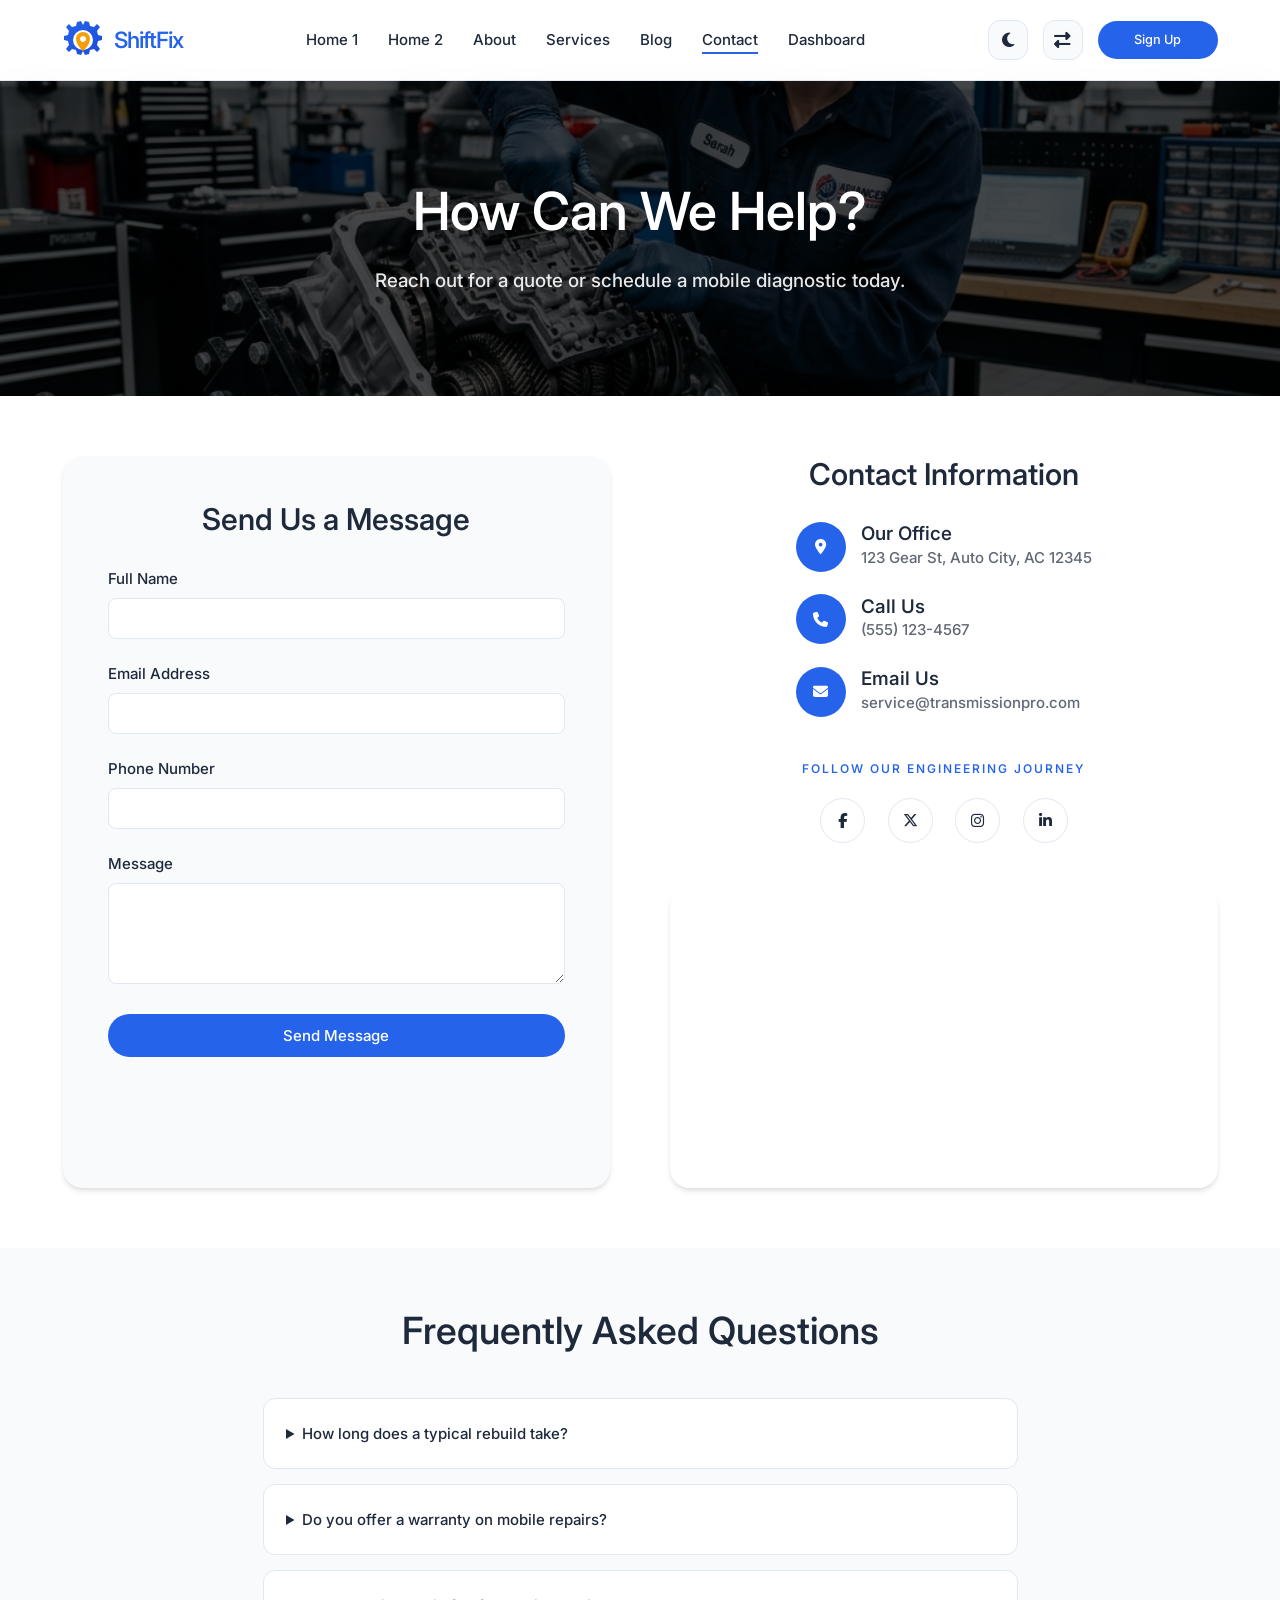
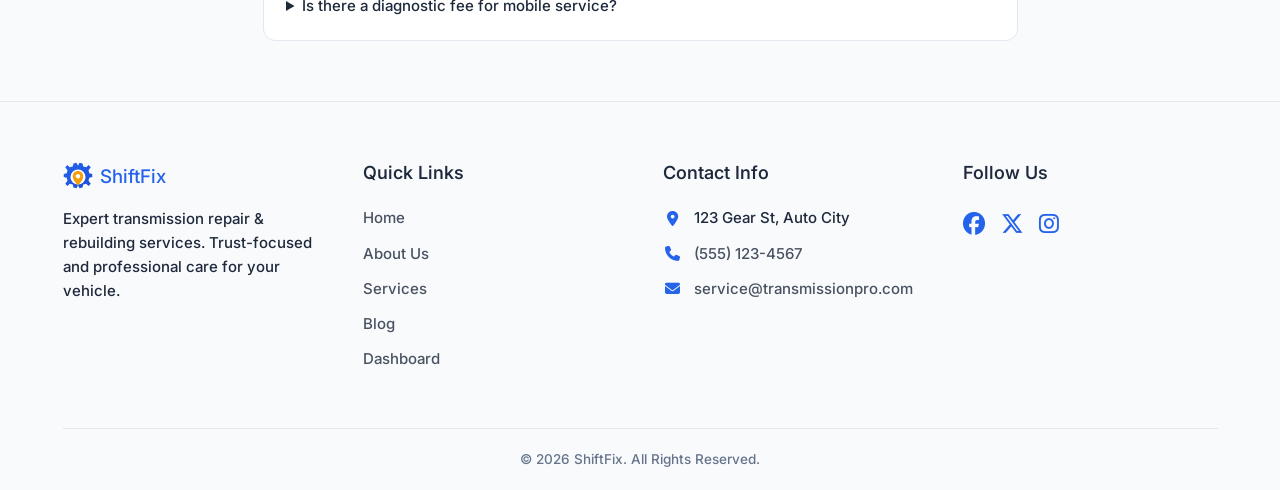
<file: contact.html>
<!DOCTYPE html>
<html lang="en" dir="ltr">
<head>
    <meta charset="UTF-8">
    <meta name="viewport" content="width=device-width, initial-scale=1.0">
    <title>Contact ShiftFix | Expert Support</title>
    <meta name="description" content="Get in touch with our transmission experts. Mobile service appointments, quotes, and technical support.">
    <!-- Fonts -->
    <link rel="preconnect" href="https://fonts.googleapis.com">
    <link rel="preconnect" href="https://fonts.gstatic.com" crossorigin>
    <link href="https://fonts.googleapis.com/css2?family=Inter:wght@400;500;600;700&display=swap" rel="stylesheet">
    <!-- Icons -->
    <link rel="stylesheet" href="https://cdnjs.cloudflare.com/ajax/libs/font-awesome/6.5.1/css/all.min.css">
    <!-- Styles -->
    <link rel="icon" type="image/svg+xml" href="assets/shiftfix_logo.svg">
    <link rel="stylesheet" href="css/style.css">
</head>
<body>
    <header id="main-header"></header>

    <main>
        <!-- Contact Hero -->
        <section style="background: linear-gradient(rgba(0,0,0,0.7), rgba(0,0,0,0.7)), url('assets/transmission_hero_classic.png') no-repeat center center / cover; color: white; padding: 100px 0; text-align: center;">
            <div class="container">
                <h1 style="font-size: 3.5rem;">How Can We Help?</h1>
                <p style="font-size: 1.25rem; opacity: 0.9;">Reach out for a quote or schedule a mobile diagnostic today.</p>
            </div>
        </section>

        <!-- Contact Section -->
        <section>
            <div class="container">
                <div style="display: grid; grid-template-columns: repeat(auto-fit, minmax(300px, 1fr)); gap: 4rem;">
                    <!-- Contact Form -->
                    <div style="background: var(--card-bg); padding: 3rem; border-radius: 20px; box-shadow: var(--shadow);">
                        <h2 style="margin-bottom: 2rem; text-align: center;">Send Us a Message</h2>
                        <form id="contact-form" style="display: grid; gap: 1.5rem;">
                            <div>
                                <label style="display: block; margin-bottom: 0.5rem; font-weight: 600;">Full Name</label>
                                <input type="text" required style="width: 100%; padding: 0.8rem; border-radius: 8px; border: 1px solid var(--border-color); background: var(--bg-color); color: inherit;">
                            </div>
                            <div>
                                <label style="display: block; margin-bottom: 0.5rem; font-weight: 600;">Email Address</label>
                                <input type="email" required style="width: 100%; padding: 0.8rem; border-radius: 8px; border: 1px solid var(--border-color); background: var(--bg-color); color: inherit;">
                            </div>
                            <div>
                                <label style="display: block; margin-bottom: 0.5rem; font-weight: 600;">Phone Number</label>
                                <input type="tel" style="width: 100%; padding: 0.8rem; border-radius: 8px; border: 1px solid var(--border-color); background: var(--bg-color); color: inherit;">
                            </div>
                            <div>
                                <label style="display: block; margin-bottom: 0.5rem; font-weight: 600;">Message</label>
                                <textarea rows="5" required style="width: 100%; padding: 0.8rem; border-radius: 8px; border: 1px solid var(--border-color); background: var(--bg-color); color: inherit; resize: vertical;"></textarea>
                            </div>
                            <button type="submit" class="btn btn-primary">Send Message</button>
                        </form>
                    </div>

                    <!-- Contact Details & Map -->
                    <div>
                        <div style="margin-bottom: 3rem;">
                            <h2 style="margin-bottom: 2rem; text-align: center;">Contact Information</h2>
                            <ul style="display: flex; flex-direction: column; gap: 1.5rem; align-items: flex-start; max-width: fit-content; margin: 0 auto;">
                                <li style="display: flex; gap: 1rem; align-items: center;">
                                    <div style="width: 50px; height: 50px; background: var(--primary-color); color: white; border-radius: 50%; display: flex; align-items: center; justify-content: center; flex-shrink: 0;">
                                        <i class="fas fa-map-marker-alt"></i>
                                    </div>
                                    <div>
                                        <h4 style="margin: 0;">Our Office</h4>
                                        <p style="margin: 0; opacity: 0.7;">123 Gear St, Auto City, AC 12345</p>
                                    </div>
                                </li>
                                <li style="display: flex; gap: 1rem; align-items: center;">
                                    <div style="width: 50px; height: 50px; background: var(--primary-color); color: white; border-radius: 50%; display: flex; align-items: center; justify-content: center; flex-shrink: 0;">
                                        <i class="fas fa-phone"></i>
                                    </div>
                                    <div>
                                        <h4 style="margin: 0;">Call Us</h4>
                                        <p style="margin: 0; opacity: 0.7;">(555) 123-4567</p>
                                    </div>
                                </li>
                                <li style="display: flex; gap: 1rem; align-items: center;">
                                    <div style="width: 50px; height: 50px; background: var(--primary-color); color: white; border-radius: 50%; display: flex; align-items: center; justify-content: center; flex-shrink: 0;">
                                        <i class="fas fa-envelope"></i>
                                    </div>
                                    <div>
                                        <h4 style="margin: 0;">Email Us</h4>
                                        <p style="margin: 0; opacity: 0.7;">service@transmissionpro.com</p>
                                    </div>
                                </li>
                            </ul>
                        </div>

                        <!-- Social Media Links -->
                        <div style="margin-bottom: 3rem; text-align: center;">
                            <h4 style="margin-bottom: 1.5rem; text-transform: uppercase; font-size: 0.8rem; letter-spacing: 2px; color: var(--primary-color);">Follow Our Engineering Journey</h4>
                            <div style="display: flex; gap: 1.5rem; justify-content: center;">
                                <a href="#" style="width: 45px; height: 45px; background: var(--bg-color); border: 1px solid var(--border-color); border-radius: 50%; display: flex; align-items: center; justify-content: center; color: var(--text-color); transition: var(--transition);" class="card-hover">
                                    <i class="fab fa-facebook-f"></i>
                                </a>
                                <a href="#" style="width: 45px; height: 45px; background: var(--bg-color); border: 1px solid var(--border-color); border-radius: 50%; display: flex; align-items: center; justify-content: center; color: var(--text-color); transition: var(--transition);" class="card-hover">
                                    <i class="fab fa-x-twitter"></i>
                                </a>
                                <a href="#" style="width: 45px; height: 45px; background: var(--bg-color); border: 1px solid var(--border-color); border-radius: 50%; display: flex; align-items: center; justify-content: center; color: var(--text-color); transition: var(--transition);" class="card-hover">
                                    <i class="fab fa-instagram"></i>
                                </a>
                                <a href="#" style="width: 45px; height: 45px; background: var(--bg-color); border: 1px solid var(--border-color); border-radius: 50%; display: flex; align-items: center; justify-content: center; color: var(--text-color); transition: var(--transition);" class="card-hover">
                                    <i class="fab fa-linkedin-in"></i>
                                </a>
                            </div>
                        </div>

                        <div style="border-radius: 20px; overflow: hidden; box-shadow: var(--shadow); height: 300px;">
                            <iframe src="https://www.google.com/maps/embed?pb=!1m18!1m12!1m3!1d3022.215266923428!2d-73.9878441!3d40.7579787!2m3!1f0!2f0!3f0!3m2!1i1024!2i768!4f13.1!3m3!1m2!1s0x89c25855c6480299%3A0x55194ec5a1ae072e!2sTimes%20Square!5e0!3m2!1sen!2sus!4v1625000000000!5m2!1sen!2sus" width="100%" height="100%" style="border:0;" allowfullscreen="" loading="lazy"></iframe>
                        </div>
                    </div>
                </div>
            </div>
        </section>

        <!-- FAQ Section -->
        <section style="background-color: var(--card-bg);">
            <div class="container" style="max-width: 800px;">
                <div class="section-title">
                    <h2>Frequently Asked Questions</h2>
                </div>
                <div style="display: grid; gap: 1rem;">
                    <details style="background: var(--bg-color); padding: 1.5rem; border-radius: 12px; border: 1px solid var(--border-color);">
                        <summary style="font-weight: 700; cursor: pointer;">How long does a typical rebuild take?</summary>
                        <p style="margin-top: 1rem; opacity: 0.7;">Usually between 3 to 5 business days, depending on parts availability and the complexity of the unit.</p>
                    </details>
                    <details style="background: var(--bg-color); padding: 1.5rem; border-radius: 12px; border: 1px solid var(--border-color);">
                        <summary style="font-weight: 700; cursor: pointer;">Do you offer a warranty on mobile repairs?</summary>
                        <p style="margin-top: 1rem; opacity: 0.7;">Yes! All our repairs and rebuilds come with a minimum 12-month / 12,000-mile nationwide warranty.</p>
                    </details>
                    <details style="background: var(--bg-color); padding: 1.5rem; border-radius: 12px; border: 1px solid var(--border-color);">
                        <summary style="font-weight: 700; cursor: pointer;">Is there a diagnostic fee for mobile service?</summary>
                        <p style="margin-top: 1rem; opacity: 0.7;">We charge a standard $99 diagnostic fee which is fully credited toward your repair if you choose to work with us.</p>
                    </details>
                </div>
            </div>
        </section>
    </main>

    <footer id="main-footer"></footer>

    <!-- Scripts -->
    <script src="js/main.js"></script>
</body>
</html>
</file>
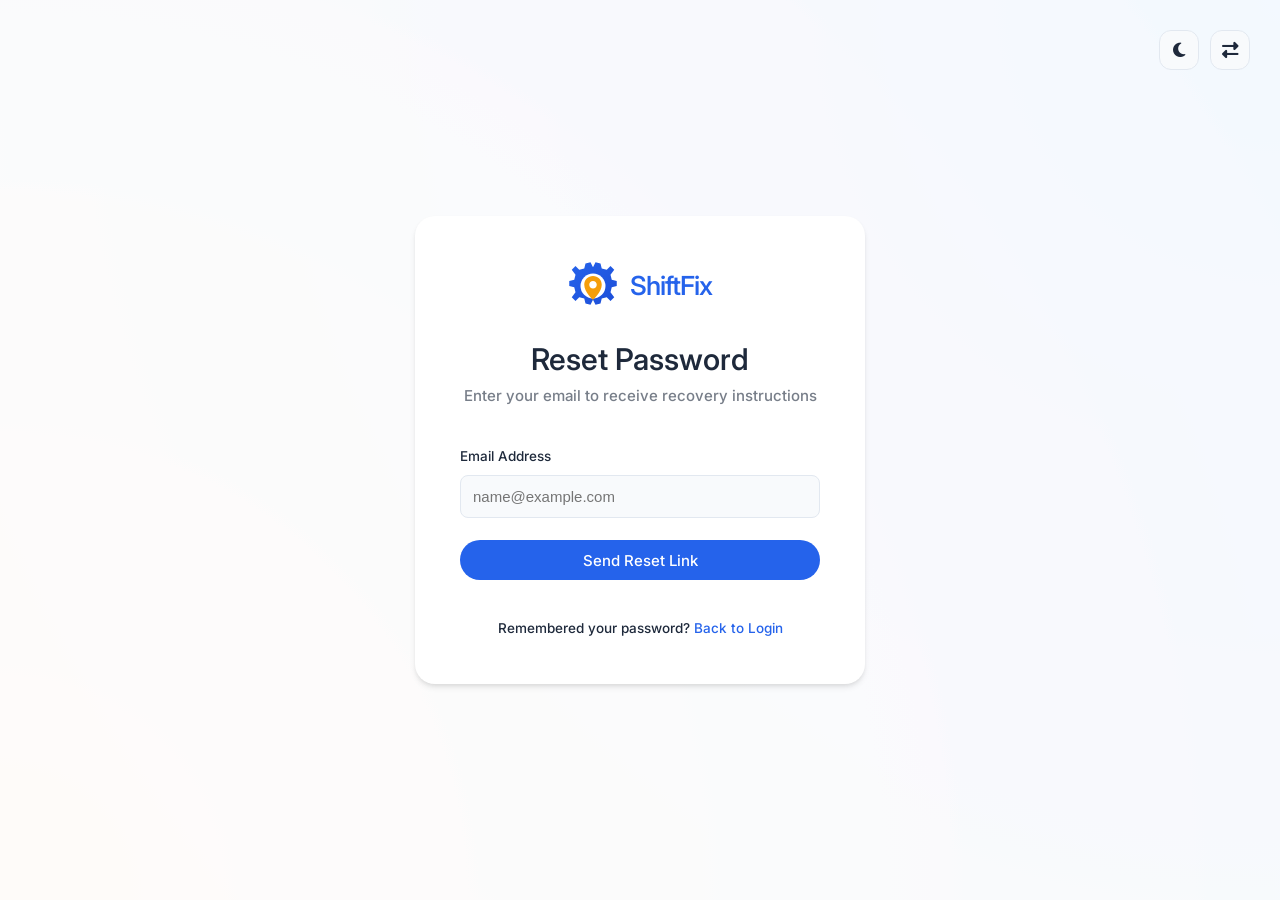
<file: forgot-password.html>
<!DOCTYPE html>
<html lang="en" dir="ltr">
<head>
    <meta charset="UTF-8">
    <meta name="viewport" content="width=device-width, initial-scale=1.0">
    <title>Forgot Password | ShiftFix Service</title>
    <!-- Fonts -->
    <link rel="preconnect" href="https://fonts.googleapis.com">
    <link rel="preconnect" href="https://fonts.gstatic.com" crossorigin>
    <link href="https://fonts.googleapis.com/css2?family=Inter:wght@400;500;600;700&display=swap" rel="stylesheet">
    <!-- Icons -->
    <link rel="stylesheet" href="https://cdnjs.cloudflare.com/ajax/libs/font-awesome/6.5.1/css/all.min.css">
    <!-- Styles -->
    <link rel="icon" type="image/svg+xml" href="assets/shiftfix_logo.svg">
    <link rel="stylesheet" href="css/style.css">
    <style>
        body {
            display: flex;
            align-items: center;
            justify-content: center;
            min-height: 100vh;
            background: radial-gradient(circle at top right, var(--primary-color), transparent),
                        radial-gradient(circle at bottom left, var(--secondary-color), transparent),
                        var(--card-bg);
            background-blend-mode: overlay;
            padding: 2rem;
            transition: var(--transition);
        }
        .auth-card {
            background: var(--bg-color);
            padding: 3rem;
            border-radius: 20px;
            box-shadow: var(--shadow);
            width: 100%;
            max-width: 450px;
            text-align: center;
            position: relative;
        }
        .input-group {
            text-align: left;
            margin-bottom: 1.5rem;
        }
        .input-group label {
            display: block;
            margin-bottom: 0.5rem;
            font-weight: 600;
            font-size: 0.9rem;
        }
        .input-group input {
            width: 100%;
            padding: 0.8rem;
            border-radius: 8px;
            border: 1px solid var(--border-color);
            background: var(--card-bg);
            color: inherit;
            font-size: 1rem;
        }
        .auth-toggles {
            position: fixed;
            top: 2rem;
            right: 2rem;
            display: flex;
            gap: 0.75rem;
            z-index: 1000;
        }
        @media (max-width: 480px) {
            .auth-toggles { top: 1rem; right: 1rem; }
        }
    </style>
</head>
<body>
    <div class="auth-toggles">
        <button onclick="toggleTheme()" class="toggle-btn theme-toggle" title="Toggle Theme"><i class="fas fa-moon"></i></button>
        <button onclick="toggleRTL()" class="toggle-btn" title="Toggle RTL"><i class="fas fa-right-left"></i></button>
    </div>
    <div class="auth-card">
        <div class="logo" style="margin-bottom: 2rem; display: flex; align-items: center; justify-content: center; gap: 0.75rem;">
            <a href="index.html" style="display: flex; align-items: center; gap: 0.75rem; text-decoration: none;">
                <img src="assets/shiftfix_logo.svg" alt="Logo" style="height: 50px;">
                <span style="font-size: 1.75rem; font-weight: 800; color: var(--primary-color); letter-spacing: -1px;">ShiftFix</span>
            </a>
        </div>
        <h2 style="margin-bottom: 0.5rem;">Reset Password</h2>
        <p style="opacity: 0.6; margin-bottom: 2.5rem;">Enter your email to receive recovery instructions</p>

        <form onsubmit="handleReset(event)">
            <div class="input-group">
                <label>Email Address</label>
                <input type="email" placeholder="name@example.com" required>
            </div>
            <button type="submit" class="btn btn-primary" style="width: 100%; padding: 0.7rem;">Send Reset Link</button>
        </form>

        <p style="margin-top: 2.5rem; font-size: 0.9rem;">
            Remembered your password? <a href="login.html" style="color: var(--primary-color); font-weight: 700;">Back to Login</a>
        </p>
    </div>

    <script src="js/main.js"></script>
    <script>
        function handleReset(e) {
            e.preventDefault();
            alert('Reset link has been sent to your email address.');
            window.location.href = 'login.html';
        }
    </script>
</body>
</html>
</file>
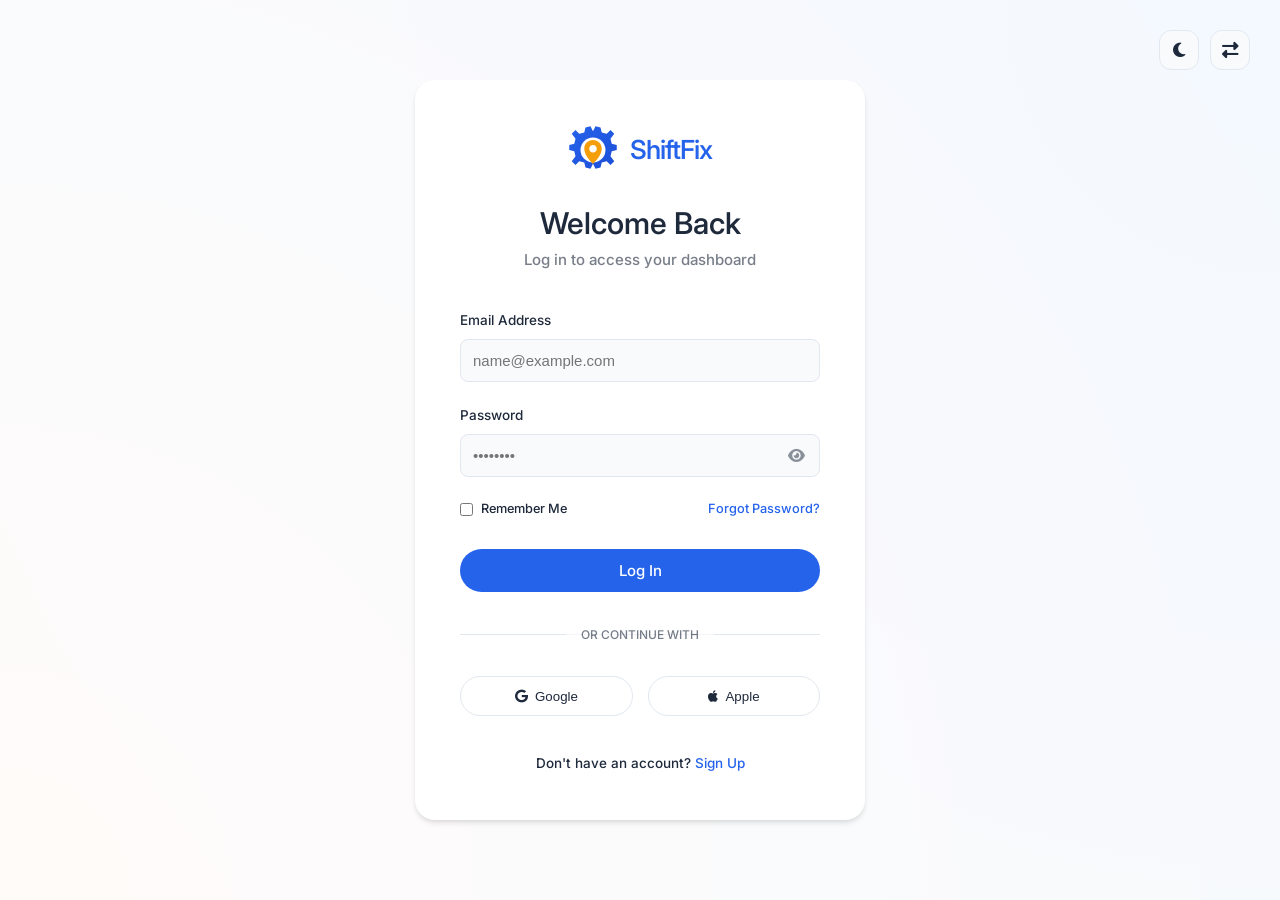
<file: login.html>
<!DOCTYPE html>
<html lang="en" dir="ltr">
<head>
    <meta charset="UTF-8">
    <meta name="viewport" content="width=device-width, initial-scale=1.0">
    <title>Login | ShiftFix Service</title>
    <!-- Fonts -->
    <link rel="preconnect" href="https://fonts.googleapis.com">
    <link rel="preconnect" href="https://fonts.gstatic.com" crossorigin>
    <link href="https://fonts.googleapis.com/css2?family=Inter:wght@400;500;600;700&display=swap" rel="stylesheet">
    <!-- Icons -->
    <link rel="stylesheet" href="https://cdnjs.cloudflare.com/ajax/libs/font-awesome/6.5.1/css/all.min.css">
    <!-- Styles -->
    <link rel="shortcut icon" href="assets/shiftfix_logo.svg" type="image/svg+xml">
    <link rel="icon" href="assets/shiftfix_logo.svg" type="image/svg+xml">
    <link rel="stylesheet" href="css/style.css">
    <style>
        body {
            display: flex;
            align-items: center;
            justify-content: center;
            min-height: 100vh;
            background: radial-gradient(circle at top right, var(--primary-color), transparent),
                        radial-gradient(circle at bottom left, var(--secondary-color), transparent),
                        var(--card-bg);
            background-blend-mode: overlay;
            padding: 2rem;
            transition: var(--transition);
        }
        .auth-card {
            background: var(--bg-color);
            padding: 3rem;
            border-radius: 20px;
            box-shadow: var(--shadow);
            width: 100%;
            max-width: 450px;
            text-align: center;
            position: relative;
        }
        .auth-toggles {
            position: fixed;
            top: 2rem;
            right: 2rem;
            display: flex;
            gap: 0.75rem;
            z-index: 1000;
        }
        .input-group {
            text-align: left;
            margin-bottom: 1.5rem;
            position: relative;
        }
        .input-group label {
            display: block;
            margin-bottom: 0.5rem;
            font-weight: 600;
            font-size: 0.9rem;
        }
        .input-group input {
            width: 100%;
            padding: 0.8rem;
            border-radius: 8px;
            border: 1px solid var(--border-color);
            background: var(--card-bg);
            color: inherit;
            font-size: 1rem;
        }
        .password-toggle {
            position: absolute;
            right: 1rem;
            top: 50%;
            transform: translateY(-50%);
            cursor: pointer;
            opacity: 0.5;
            z-index: 10;
        }
        .auth-extra {
            display: flex;
            justify-content: space-between;
            align-items: center;
            font-size: 0.85rem;
            margin-bottom: 2rem;
        }
        .social-login {
            margin-top: 2rem;
            display: grid;
            grid-template-columns: 1fr 1fr;
            gap: 1rem;
        }
        .social-btn {
            display: flex;
            align-items: center;
            justify-content: center;
            gap: 0.5rem;
            padding: 0.75rem;
            border: 1px solid var(--border-color);
            border-radius: 50px;
            background: var(--bg-color);
            color: var(--text-color);
            cursor: pointer;
            font-weight: 600;
            transition: var(--transition);
        }
        .social-btn:hover {
            background: var(--card-bg);
            border-color: var(--primary-color);
            transform: translateY(-2px);
            box-shadow: var(--shadow);
        }
        .auth-card a {
            transition: var(--transition);
            display: inline-block;
        }
        .auth-card a:hover {
            color: var(--secondary-color) !important;
            transform: translateY(-1px);
        }

        @media (max-width: 480px) {
            body { padding: 1rem; }
            .auth-card { padding: 2rem 1.5rem; }
            .auth-extra { flex-direction: row; justify-content: space-between; align-items: center; gap: 0.5rem; }
            .social-login { grid-template-columns: 1fr; }
            .auth-toggles { top: 1rem; right: 1rem; }
        }
    </style>
</head>
<body>

    <div class="auth-toggles">
        <button onclick="toggleTheme()" class="toggle-btn theme-toggle" title="Toggle Theme"><i class="fas fa-moon"></i></button>
        <button onclick="toggleRTL()" class="toggle-btn" title="Toggle RTL"><i class="fas fa-right-left"></i></button>
    </div>

    <div class="auth-card">
        <div class="logo" style="margin-bottom: 2rem; display: flex; align-items: center; justify-content: center; gap: 0.75rem;">
            <a href="index.html" style="display: flex; align-items: center; gap: 0.75rem; text-decoration: none;">
                <img src="assets/shiftfix_logo.svg" alt="Logo" style="height: 50px;">
                <span style="font-size: 1.75rem; font-weight: 800; color: var(--primary-color); letter-spacing: -1px;">ShiftFix</span>
            </a>
        </div>
        <h2 style="margin-bottom: 0.5rem;">Welcome Back</h2>
        <p style="opacity: 0.6; margin-bottom: 2.5rem;">Log in to access your dashboard</p>

        <form action="dashboard.html">
            <!-- Login View -->
            <div id="login-form-view">
                <div class="input-group">
                    <label>Email Address</label>
                    <input type="email" placeholder="name@example.com" required>
                </div>
                <div class="input-group">
                    <label>Password</label>
                    <div style="position: relative;">
                        <input type="password" id="password" placeholder="••••••••" required>
                        <i class="fas fa-eye password-toggle" onclick="togglePassword()"></i>
                    </div>
                </div>
                <div class="auth-extra">
                    <label style="display: flex; align-items: center; gap: 0.5rem; cursor: pointer;">
                        <input type="checkbox"> Remember Me
                    </label>
                    <a href="javascript:void(0)" onclick="toggleResetView(true)" style="color: var(--primary-color); font-weight: 600;">Forgot Password?</a>
                </div>
                <button type="submit" class="btn btn-primary" style="width: 100%;">Log In</button>
            </div>

            <!-- Reset View (Hidden by default) -->
            <div id="reset-form-view" style="display: none;">
                <div class="input-group">
                    <label>Recovery Email</label>
                    <input type="email" placeholder="Enter your registered email" required>
                </div>
                <button type="button" onclick="alert('Recovery link sent!')" class="btn btn-primary" style="width: 100%; margin-bottom: 1rem;">Send Reset Link</button>
                <a href="javascript:void(0)" onclick="toggleResetView(false)" style="font-size: 0.9rem; opacity: 0.6; text-decoration: underline;">Back to Login</a>
            </div>
        </form>

        <div style="margin-top: 2rem; position: relative;">
            <div style="position: absolute; top: 50%; left: 0; width: 100%; height: 1px; background: var(--border-color); z-index: 1;"></div>
            <span style="position: relative; z-index: 2; background: var(--bg-color); padding: 0 1rem; font-size: 0.8rem; opacity: 0.6;">OR CONTINUE WITH</span>
        </div>

        <div class="social-login">
            <button class="social-btn"><i class="fab fa-google"></i> Google</button>
            <button class="social-btn"><i class="fab fa-apple"></i> Apple</button>
        </div>

        <p style="margin-top: 2.5rem; font-size: 0.9rem;">
            Don't have an account? <a href="signup.html" style="color: var(--primary-color); font-weight: 700;">Sign Up</a>
        </p>
    </div>

    <script src="js/main.js"></script>
    <script>
        function toggleResetView(showReset) {
            const loginView = document.getElementById('login-form-view');
            const resetView = document.getElementById('reset-form-view');
            const title = document.querySelector('.auth-card h2');
            const subtitle = document.querySelector('.auth-card p');

            if (showReset) {
                loginView.style.display = 'none';
                resetView.style.display = 'block';
                title.innerText = 'Reset Password';
                subtitle.innerText = 'Enter your email to recover your account';
            } else {
                loginView.style.display = 'block';
                resetView.style.display = 'none';
                title.innerText = 'Welcome Back';
                subtitle.innerText = 'Log in to access your dashboard';
            }
        }

        function togglePassword() {
            const pwd = document.getElementById('password');
            const icon = document.querySelector('.password-toggle');
            if (pwd.type === 'password') {
                pwd.type = 'text';
                icon.className = 'fas fa-eye-slash password-toggle';
            } else {
                pwd.type = 'password';
                icon.className = 'fas fa-eye password-toggle';
            }
        }
    </script>
</body>
</html>
</file>
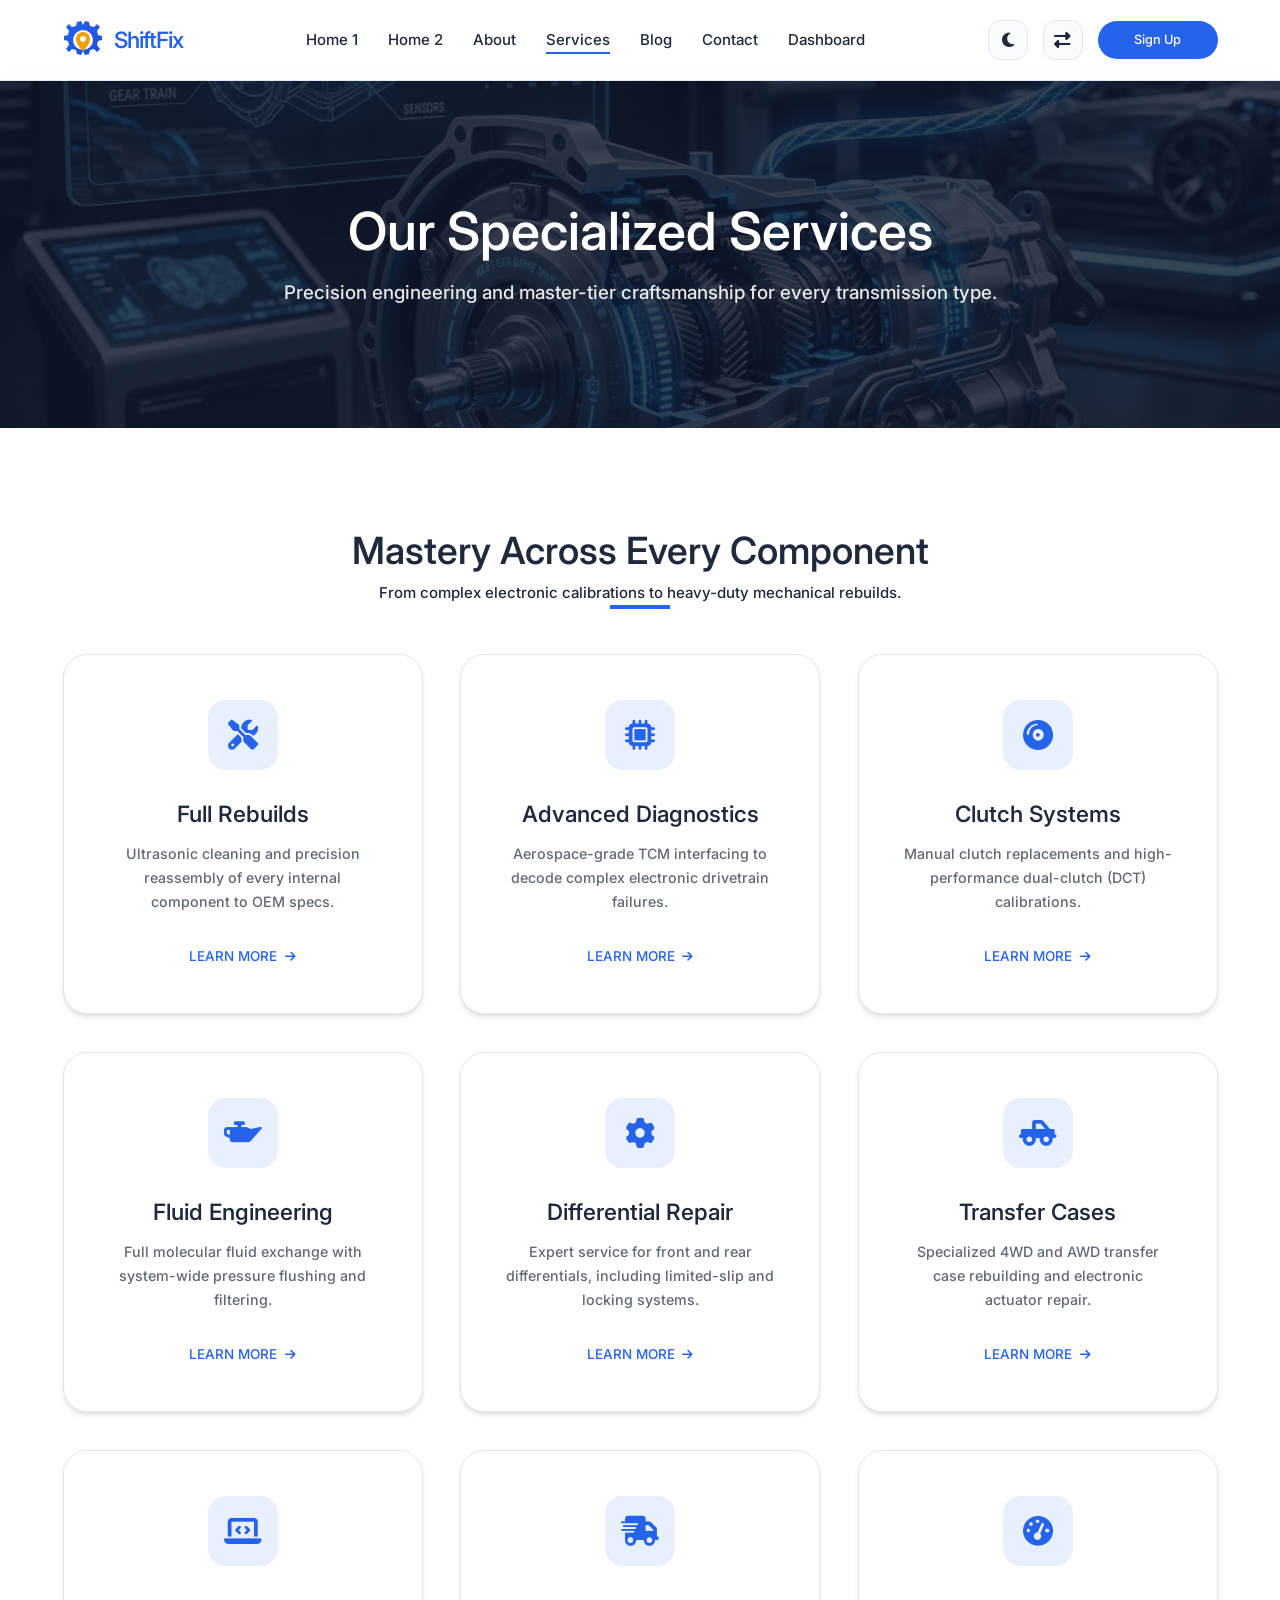
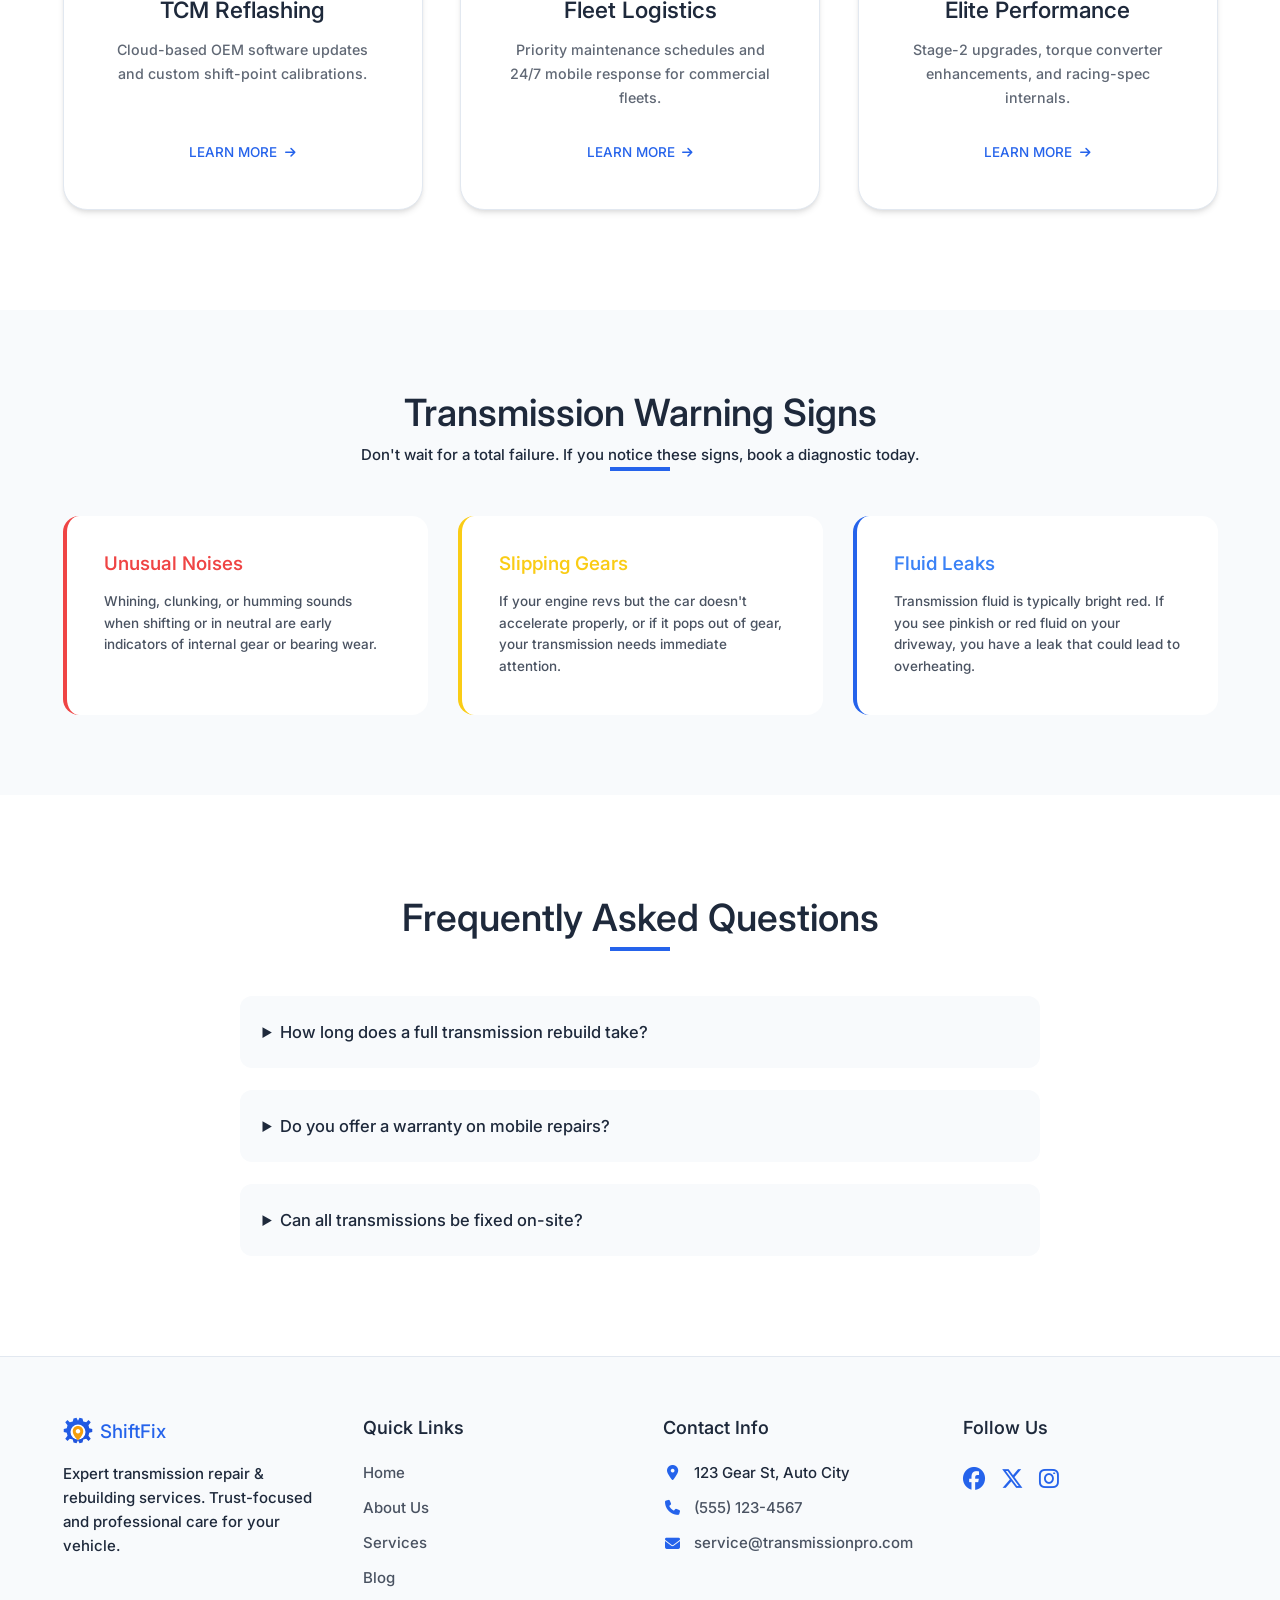
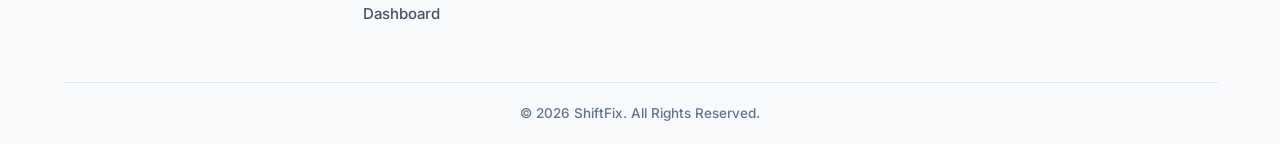
<file: services.html>
<!DOCTYPE html>
<html lang="en" dir="ltr">
<head>
    <meta charset="UTF-8">
    <meta name="viewport" content="width=device-width, initial-scale=1.0">
    <title>Expert Services | ShiftFix Transmission Repair</title>
    <meta name="description" content="Explore our range of expert transmission services. From full rebuilds and diagnostics to clutch repair and performance upgrades.">
    <!-- Fonts -->
    <link rel="preconnect" href="https://fonts.googleapis.com">
    <link rel="preconnect" href="https://fonts.gstatic.com" crossorigin>
    <link href="https://fonts.googleapis.com/css2?family=Inter:wght@400;500;600;700&display=swap" rel="stylesheet">
    <!-- Icons -->
    <link rel="stylesheet" href="https://cdnjs.cloudflare.com/ajax/libs/font-awesome/6.5.1/css/all.min.css">
    <!-- Styles -->
    <link rel="icon" type="image/svg+xml" href="assets/shiftfix_logo.svg">
    <link rel="stylesheet" href="css/style.css">
</head>
<body>
    <header id="main-header"></header>

    <main>
        <!-- Services Hero -->
        <section style="background: linear-gradient(rgba(15,23,42,0.8), rgba(15,23,42,0.8)), url('assets/transmission_hero_premium.png') no-repeat center center / cover; color: white; padding: 120px 0; text-align: center;">
            <div class="container">
                <h1 style="font-size: 3.5rem; font-weight: 900; margin-bottom: 1rem;">Our Specialized Services</h1>
                <p style="font-size: 1.25rem; max-width: 800px; margin: 0 auto; opacity: 0.9;">Precision engineering and master-tier craftsmanship for every transmission type.</p>
            </div>
        </section>

        <!-- Comprehensive Service Grid -->
        <section id="service-grid" style="padding: 100px 0;">
            <div class="container">
                <div class="section-title">
                    <h2>Mastery Across Every Component</h2>
                    <p>From complex electronic calibrations to heavy-duty mechanical rebuilds.</p>
                    <div class="underline"></div>
                </div>
                
                <div style="display: grid; grid-template-columns: repeat(auto-fit, minmax(min(100%, 350px), 1fr)); gap: 2.5rem;">
                    <!-- Service 1: Rebuilds -->
                    <div style="padding: 3rem; background: var(--bg-color); border-radius: 24px; box-shadow: var(--shadow); transition: var(--transition); border: 1px solid var(--border-color); text-align: center; display: flex; flex-direction: column; height: 100%;" class="card-hover">
                        <div style="width: 70px; height: 70px; background: rgba(37, 99, 235, 0.1); border-radius: 18px; display: flex; align-items: center; justify-content: center; margin: 0 auto 2rem;">
                            <i class="fas fa-tools" style="font-size: 2rem; color: var(--primary-color);"></i>
                        </div>
                        <h3 style="margin-bottom: 1rem;">Full Rebuilds</h3>
                        <p style="font-size: 0.95rem; opacity: 0.7; line-height: 1.7; margin-bottom: 2rem;">Ultrasonic cleaning and precision reassembly of every internal component to OEM specs.</p>
                        <div style="margin-top: auto;">
                            <a href="contact.html" style="color: var(--primary-color); font-weight: 700; text-decoration: none; font-size: 0.9rem; display: inline-flex; align-items: center; justify-content: center;">LEARN MORE <i class="fas fa-arrow-right" style="font-size: 0.8rem; margin-left: 0.5rem;"></i></a>
                        </div>
                    </div>

                    <!-- Service 2: Diagnostics -->
                    <div style="padding: 3rem; background: var(--bg-color); border-radius: 24px; box-shadow: var(--shadow); transition: var(--transition); border: 1px solid var(--border-color); text-align: center; display: flex; flex-direction: column; height: 100%;" class="card-hover">
                        <div style="width: 70px; height: 70px; background: rgba(37, 99, 235, 0.1); border-radius: 18px; display: flex; align-items: center; justify-content: center; margin: 0 auto 2rem;">
                            <i class="fas fa-microchip" style="font-size: 2rem; color: var(--primary-color);"></i>
                        </div>
                        <h3 style="margin-bottom: 1rem;">Advanced Diagnostics</h3>
                        <p style="font-size: 0.95rem; opacity: 0.7; line-height: 1.7; margin-bottom: 2rem;">Aerospace-grade TCM interfacing to decode complex electronic drivetrain failures.</p>
                        <div style="margin-top: auto;">
                            <a href="contact.html" style="color: var(--primary-color); font-weight: 700; text-decoration: none; font-size: 0.9rem; display: inline-flex; align-items: center; justify-content: center;">LEARN MORE <i class="fas fa-arrow-right" style="font-size: 0.8rem; margin-left: 0.5rem;"></i></a>
                        </div>
                    </div>

                    <!-- Service 3: Clutch -->
                    <div style="padding: 3rem; background: var(--bg-color); border-radius: 24px; box-shadow: var(--shadow); transition: var(--transition); border: 1px solid var(--border-color); text-align: center; display: flex; flex-direction: column; height: 100%;" class="card-hover">
                        <div style="width: 70px; height: 70px; background: rgba(37, 99, 235, 0.1); border-radius: 18px; display: flex; align-items: center; justify-content: center; margin: 0 auto 2rem;">
                            <i class="fas fa-compact-disc" style="font-size: 2rem; color: var(--primary-color);"></i>
                        </div>
                        <h3 style="margin-bottom: 1rem;">Clutch Systems</h3>
                        <p style="font-size: 0.95rem; opacity: 0.7; line-height: 1.7; margin-bottom: 2rem;">Manual clutch replacements and high-performance dual-clutch (DCT) calibrations.</p>
                        <div style="margin-top: auto;">
                            <a href="contact.html" style="color: var(--primary-color); font-weight: 700; text-decoration: none; font-size: 0.9rem; display: inline-flex; align-items: center; justify-content: center;">LEARN MORE <i class="fas fa-arrow-right" style="font-size: 0.8rem; margin-left: 0.5rem;"></i></a>
                        </div>
                    </div>

                    <!-- Service 4: Fluid -->
                    <div style="padding: 3rem; background: var(--bg-color); border-radius: 24px; box-shadow: var(--shadow); transition: var(--transition); border: 1px solid var(--border-color); text-align: center; display: flex; flex-direction: column; height: 100%;" class="card-hover">
                        <div style="width: 70px; height: 70px; background: rgba(37, 99, 235, 0.1); border-radius: 18px; display: flex; align-items: center; justify-content: center; margin: 0 auto 2rem;">
                            <i class="fas fa-oil-can" style="font-size: 2rem; color: var(--primary-color);"></i>
                        </div>
                        <h3 style="margin-bottom: 1rem;">Fluid Engineering</h3>
                        <p style="font-size: 0.95rem; opacity: 0.7; line-height: 1.7; margin-bottom: 2rem;">Full molecular fluid exchange with system-wide pressure flushing and filtering.</p>
                        <div style="margin-top: auto;">
                            <a href="contact.html" style="color: var(--primary-color); font-weight: 700; text-decoration: none; font-size: 0.9rem; display: inline-flex; align-items: center; justify-content: center;">LEARN MORE <i class="fas fa-arrow-right" style="font-size: 0.8rem; margin-left: 0.5rem;"></i></a>
                        </div>
                    </div>

                    <!-- Service 5: Differential -->
                    <div style="padding: 3rem; background: var(--bg-color); border-radius: 24px; box-shadow: var(--shadow); transition: var(--transition); border: 1px solid var(--border-color); text-align: center; display: flex; flex-direction: column; height: 100%;" class="card-hover">
                        <div style="width: 70px; height: 70px; background: rgba(37, 99, 235, 0.1); border-radius: 18px; display: flex; align-items: center; justify-content: center; margin: 0 auto 2rem;">
                            <i class="fas fa-cog" style="font-size: 2rem; color: var(--primary-color);"></i>
                        </div>
                        <h3 style="margin-bottom: 1rem;">Differential Repair</h3>
                        <p style="font-size: 0.95rem; opacity: 0.7; line-height: 1.7; margin-bottom: 2rem;">Expert service for front and rear differentials, including limited-slip and locking systems.</p>
                        <div style="margin-top: auto;">
                            <a href="contact.html" style="color: var(--primary-color); font-weight: 700; text-decoration: none; font-size: 0.9rem; display: inline-flex; align-items: center; justify-content: center;">LEARN MORE <i class="fas fa-arrow-right" style="font-size: 0.8rem; margin-left: 0.5rem;"></i></a>
                        </div>
                    </div>

                    <!-- Service 6: Transfer Case -->
                    <div style="padding: 3rem; background: var(--bg-color); border-radius: 24px; box-shadow: var(--shadow); transition: var(--transition); border: 1px solid var(--border-color); text-align: center; display: flex; flex-direction: column; height: 100%;" class="card-hover">
                        <div style="width: 70px; height: 70px; background: rgba(37, 99, 235, 0.1); border-radius: 18px; display: flex; align-items: center; justify-content: center; margin: 0 auto 2rem;">
                            <i class="fas fa-truck-pickup" style="font-size: 2rem; color: var(--primary-color);"></i>
                        </div>
                        <h3 style="margin-bottom: 1rem;">Transfer Cases</h3>
                        <p style="font-size: 0.95rem; opacity: 0.7; line-height: 1.7; margin-bottom: 2rem;">Specialized 4WD and AWD transfer case rebuilding and electronic actuator repair.</p>
                        <div style="margin-top: auto;">
                            <a href="contact.html" style="color: var(--primary-color); font-weight: 700; text-decoration: none; font-size: 0.9rem; display: inline-flex; align-items: center; justify-content: center;">LEARN MORE <i class="fas fa-arrow-right" style="font-size: 0.8rem; margin-left: 0.5rem;"></i></a>
                        </div>
                    </div>

                    <!-- Service 7: Programming -->
                    <div style="padding: 3rem; background: var(--bg-color); border-radius: 24px; box-shadow: var(--shadow); transition: var(--transition); border: 1px solid var(--border-color); text-align: center; display: flex; flex-direction: column; height: 100%;" class="card-hover">
                        <div style="width: 70px; height: 70px; background: rgba(37, 99, 235, 0.1); border-radius: 18px; display: flex; align-items: center; justify-content: center; margin: 0 auto 2rem;">
                            <i class="fas fa-laptop-code" style="font-size: 2rem; color: var(--primary-color);"></i>
                        </div>
                        <h3 style="margin-bottom: 1rem;">TCM Reflashing</h3>
                        <p style="font-size: 0.95rem; opacity: 0.7; line-height: 1.7; margin-bottom: 2rem;">Cloud-based OEM software updates and custom shift-point calibrations.</p>
                        <div style="margin-top: auto;">
                            <a href="contact.html" style="color: var(--primary-color); font-weight: 700; text-decoration: none; font-size: 0.9rem; display: inline-flex; align-items: center; justify-content: center;">LEARN MORE <i class="fas fa-arrow-right" style="font-size: 0.8rem; margin-left: 0.5rem;"></i></a>
                        </div>
                    </div>

                    <!-- Service 8: Fleet -->
                    <div style="padding: 3rem; background: var(--bg-color); border-radius: 24px; box-shadow: var(--shadow); transition: var(--transition); border: 1px solid var(--border-color); text-align: center; display: flex; flex-direction: column; height: 100%;" class="card-hover">
                        <div style="width: 70px; height: 70px; background: rgba(37, 99, 235, 0.1); border-radius: 18px; display: flex; align-items: center; justify-content: center; margin: 0 auto 2rem;">
                            <i class="fas fa-shipping-fast" style="font-size: 2rem; color: var(--primary-color);"></i>
                        </div>
                        <h3 style="margin-bottom: 1rem;">Fleet Logistics</h3>
                        <p style="font-size: 0.95rem; opacity: 0.7; line-height: 1.7; margin-bottom: 2rem;">Priority maintenance schedules and 24/7 mobile response for commercial fleets.</p>
                        <div style="margin-top: auto;">
                            <a href="contact.html" style="color: var(--primary-color); font-weight: 700; text-decoration: none; font-size: 0.9rem; display: inline-flex; align-items: center; justify-content: center;">LEARN MORE <i class="fas fa-arrow-right" style="font-size: 0.8rem; margin-left: 0.5rem;"></i></a>
                        </div>
                    </div>

                    <!-- Service 9: Performance -->
                    <div style="padding: 3rem; background: var(--bg-color); border-radius: 24px; box-shadow: var(--shadow); transition: var(--transition); border: 1px solid var(--border-color); text-align: center; display: flex; flex-direction: column; height: 100%;" class="card-hover">
                        <div style="width: 70px; height: 70px; background: rgba(37, 99, 235, 0.1); border-radius: 18px; display: flex; align-items: center; justify-content: center; margin: 0 auto 2rem;">
                            <i class="fas fa-tachometer-alt" style="font-size: 2rem; color: var(--primary-color);"></i>
                        </div>
                        <h3 style="margin-bottom: 1rem;">Elite Performance</h3>
                        <p style="font-size: 0.95rem; opacity: 0.7; line-height: 1.7; margin-bottom: 2rem;">Stage-2 upgrades, torque converter enhancements, and racing-spec internals.</p>
                        <div style="margin-top: auto;">
                            <a href="contact.html" style="color: var(--primary-color); font-weight: 700; text-decoration: none; font-size: 0.9rem; display: inline-flex; align-items: center; justify-content: center;">LEARN MORE <i class="fas fa-arrow-right" style="font-size: 0.8rem; margin-left: 0.5rem;"></i></a>
                        </div>
                    </div>
                </div>
            </div>
        </section>

        <!-- Warning Signs Section -->
        <section style="background-color: var(--card-bg); padding: 80px 0;">
            <div class="container">
                <div class="section-title">
                    <h2>Transmission Warning Signs</h2>
                    <p>Don't wait for a total failure. If you notice these signs, book a diagnostic today.</p>
                    <div class="underline"></div>
                </div>
                <div style="display: flex; flex-wrap: wrap; gap: 2rem; justify-content: center;">
                    <div style="padding: 2.5rem; background: var(--bg-color); border-radius: 16px; border-left: 4px solid var(--error); flex: 1 1 300px; max-width: 400px;">
                        <h4 style="color: var(--error); margin-bottom: 1rem;">Unusual Noises</h4>
                        <p style="font-size: 0.9rem; opacity: 0.8;">Whining, clunking, or humming sounds when shifting or in neutral are early indicators of internal gear or bearing wear.</p>
                    </div>
                    <div style="padding: 2.5rem; background: var(--bg-color); border-radius: 16px; border-left: 4px solid var(--warning); flex: 1 1 300px; max-width: 400px;">
                        <h4 style="color: var(--warning); margin-bottom: 1rem;">Slipping Gears</h4>
                        <p style="font-size: 0.9rem; opacity: 0.8;">If your engine revs but the car doesn't accelerate properly, or if it pops out of gear, your transmission needs immediate attention.</p>
                    </div>
                    <div style="padding: 2.5rem; background: var(--bg-color); border-radius: 16px; border-left: 4px solid var(--primary-color); flex: 1 1 300px; max-width: 400px;">
                        <h4 style="color: var(--info); margin-bottom: 1rem;">Fluid Leaks</h4>
                        <p style="font-size: 0.9rem; opacity: 0.8;">Transmission fluid is typically bright red. If you see pinkish or red fluid on your driveway, you have a leak that could lead to overheating.</p>
                    </div>
                </div>
            </div>
        </section>

        <!-- FAQ Section -->
        <section style="padding: 100px 0;">
            <div class="container">
                <div class="section-title">
                    <h2>Frequently Asked Questions</h2>
                    <div class="underline"></div>
                </div>
                <div style="max-width: 800px; margin: 0 auto; display: flex; flex-direction: column; gap: 1.5rem;">
                    <details style="background: var(--card-bg); padding: 1.5rem; border-radius: 12px; cursor: pointer;">
                        <summary style="font-weight: 700; font-size: 1.1rem;">How long does a full transmission rebuild take?</summary>
                        <p style="margin-top: 1rem; opacity: 0.8; line-height: 1.6;">Typically, a standard rebuild takes between 3 to 5 business days. This includes disassembly, parts ordering, ultrasonic cleaning, reassembly, and rigorous dyno testing.</p>
                    </details>
                    <details style="background: var(--card-bg); padding: 1.5rem; border-radius: 12px; cursor: pointer;">
                        <summary style="font-weight: 700; font-size: 1.1rem;">Do you offer a warranty on mobile repairs?</summary>
                        <p style="margin-top: 1rem; opacity: 0.8; line-height: 1.6;">Yes! All our rebuilds come with a 36-month/36,000-mile nationwide warranty. Standard repairs are covered for 12 months/12,000 miles.</p>
                    </details>
                    <details style="background: var(--card-bg); padding: 1.5rem; border-radius: 12px; cursor: pointer;">
                        <summary style="font-weight: 700; font-size: 1.1rem;">Can all transmissions be fixed on-site?</summary>
                        <p style="margin-top: 1rem; opacity: 0.8; line-height: 1.6;">While we perform 80% of diagnostics and minor repairs (like solenoid or sensor replacements) on-site, major rebuilds usually require the precision of our specialized clean-room facility.</p>
                    </details>
                </div>
            </div>
        </section>
    </main>

    <footer id="main-footer"></footer>

    <!-- Scripts -->
    <script src="js/main.js"></script>
</body>
</html>
</file>
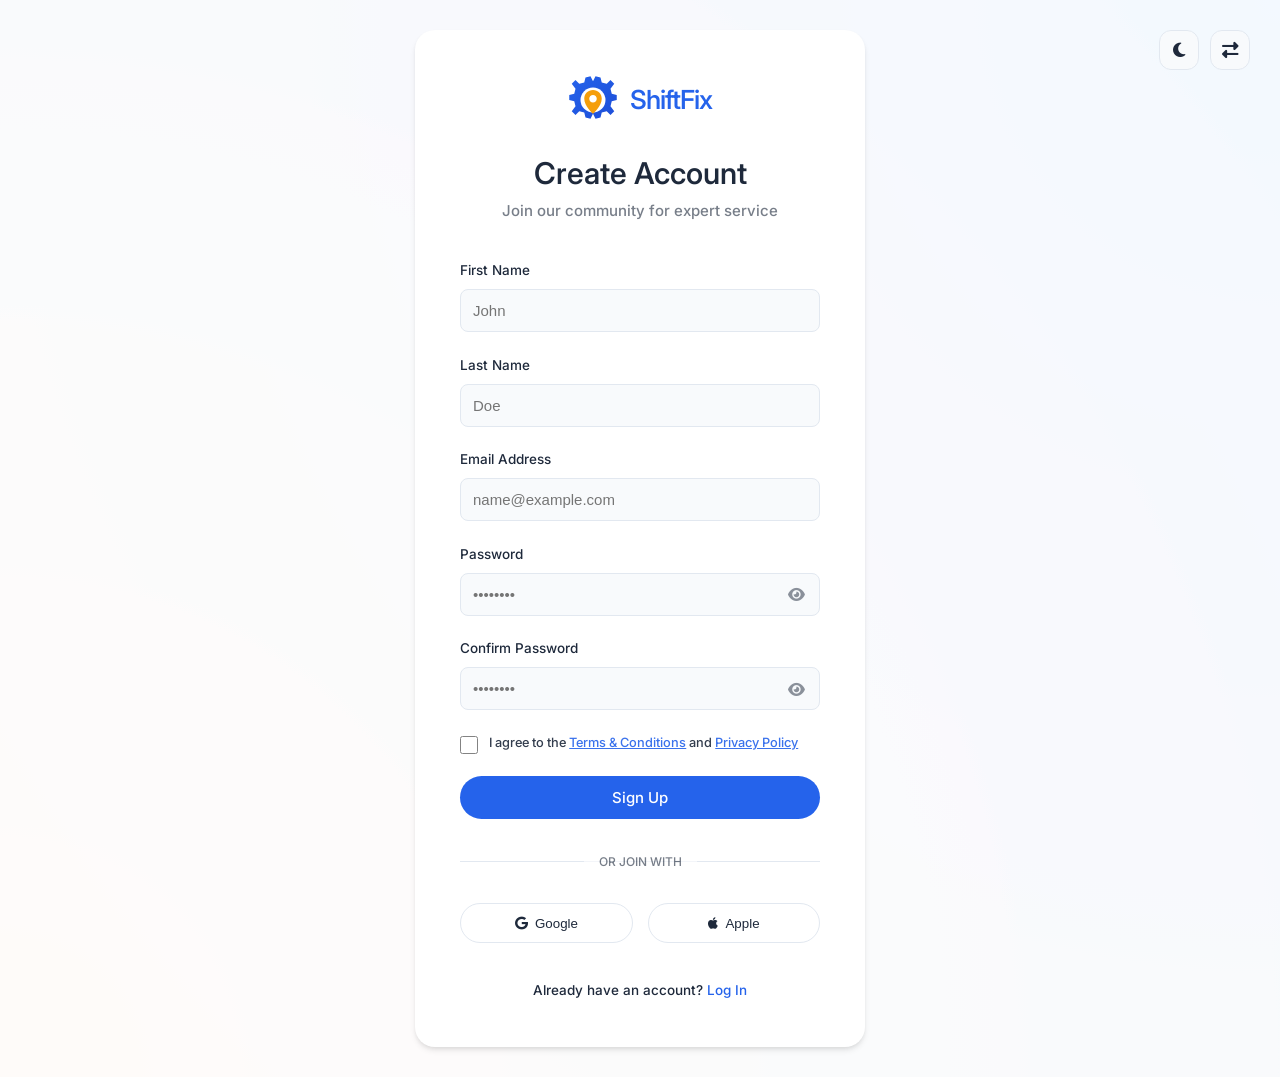
<file: signup.html>
<!DOCTYPE html>
<html lang="en" dir="ltr">
<head>
    <meta charset="UTF-8">
    <meta name="viewport" content="width=device-width, initial-scale=1.0">
    <title>Sign Up | ShiftFix Service</title>
    <!-- Fonts -->
    <link rel="preconnect" href="https://fonts.googleapis.com">
    <link rel="preconnect" href="https://fonts.gstatic.com" crossorigin>
    <link href="https://fonts.googleapis.com/css2?family=Inter:wght@400;500;600;700&display=swap" rel="stylesheet">
    <!-- Icons -->
    <link rel="stylesheet" href="https://cdnjs.cloudflare.com/ajax/libs/font-awesome/6.5.1/css/all.min.css">
    <!-- Styles -->
    <link rel="shortcut icon" href="assets/shiftfix_logo.svg" type="image/svg+xml">
    <link rel="icon" href="assets/shiftfix_logo.svg" type="image/svg+xml">
    <link rel="stylesheet" href="css/style.css">
    <style>
        body {
            display: flex;
            align-items: center;
            justify-content: center;
            min-height: 100vh;
            background: radial-gradient(circle at top right, var(--primary-color), transparent),
                        radial-gradient(circle at bottom left, var(--secondary-color), transparent),
                        var(--card-bg);
            background-blend-mode: overlay;
            padding: 2rem;
            transition: var(--transition);
        }
        .auth-card {
            background: var(--bg-color);
            padding: 3rem;
            border-radius: 20px;
            box-shadow: var(--shadow);
            width: 100%;
            max-width: 450px;
            text-align: center;
            position: relative;
        }
        .auth-toggles {
            position: fixed;
            top: 2rem;
            right: 2rem;
            display: flex;
            gap: 0.75rem;
            z-index: 1000;
        }
        .input-group {
            text-align: left;
            margin-bottom: 1.5rem;
            position: relative;
        }
        .input-group label {
            display: block;
            margin-bottom: 0.5rem;
            font-weight: 600;
            font-size: 0.9rem;
        }
        .input-group input {
            width: 100%;
            padding: 0.8rem;
            border-radius: 8px;
            border: 1px solid var(--border-color);
            background: var(--card-bg);
            color: inherit;
            font-size: 1rem;
        }
        .password-toggle {
            position: absolute;
            right: 1rem;
            top: 50%;
            transform: translateY(-50%);
            cursor: pointer;
            opacity: 0.5;
            z-index: 10;
        }
        .social-login {
            margin-top: 2rem;
            display: grid;
            grid-template-columns: 1fr 1fr;
            gap: 1rem;
        }
        .social-btn {
            display: flex;
            align-items: center;
            justify-content: center;
            gap: 0.5rem;
            padding: 0.75rem;
            border: 1px solid var(--border-color);
            border-radius: 50px;
            background: var(--bg-color);
            color: var(--text-color);
            cursor: pointer;
            font-weight: 600;
            transition: var(--transition);
        }
        .social-btn:hover {
            background: var(--card-bg);
            border-color: var(--primary-color);
            transform: translateY(-2px);
            box-shadow: var(--shadow);
        }
        .auth-card a {
            transition: var(--transition);
            display: inline-block;
        }
        .auth-card a:hover {
            color: var(--secondary-color) !important;
            transform: translateY(-1px);
        }

        @media (max-width: 480px) {
            body { padding: 1rem; }
            .auth-card { padding: 2rem 1.5rem; }
            .social-login { grid-template-columns: 1fr; }
            .auth-toggles { top: 1rem; right: 1rem; }
        }
    </style>
</head>
<body>

    <div class="auth-toggles">
        <button onclick="toggleTheme()" class="toggle-btn theme-toggle" title="Toggle Theme"><i class="fas fa-moon"></i></button>
        <button onclick="toggleRTL()" class="toggle-btn" title="Toggle RTL"><i class="fas fa-right-left"></i></button>
    </div>

    <div class="auth-card">
        <div class="logo" style="margin-bottom: 2rem; display: flex; align-items: center; justify-content: center; gap: 0.75rem;">
            <a href="index.html" style="display: flex; align-items: center; gap: 0.75rem; text-decoration: none;">
                <img src="assets/shiftfix_logo.svg" alt="Logo" style="height: 50px;">
                <span style="font-size: 1.75rem; font-weight: 800; color: var(--primary-color); letter-spacing: -1px;">ShiftFix</span>
            </a>
        </div>
        <h2 style="margin-bottom: 0.5rem;">Create Account</h2>
        <p style="opacity: 0.6; margin-bottom: 2.5rem;">Join our community for expert service</p>

        <form action="dashboard.html">
            <div class="input-group">
                <label>First Name</label>
                <input type="text" placeholder="John" required>
            </div>
            <div class="input-group">
                <label>Last Name</label>
                <input type="text" placeholder="Doe" required>
            </div>
            <div class="input-group">
                <label>Email Address</label>
                <input type="email" placeholder="name@example.com" required>
            </div>
            <div class="input-group">
                <label>Password</label>
                <div style="position: relative;">
                    <input type="password" id="password" placeholder="••••••••" required>
                    <i class="fas fa-eye password-toggle" onclick="togglePassword('password', this)"></i>
                </div>
            </div>
            <div class="input-group">
                <label>Confirm Password</label>
                <div style="position: relative;">
                    <input type="password" id="confirm-password" placeholder="••••••••" required>
                    <i class="fas fa-eye password-toggle" onclick="togglePassword('confirm-password', this)"></i>
                </div>
                <div style="margin-top: 1.5rem; margin-bottom: 1.5rem;">
                    <label style="display: flex; align-items: flex-start; gap: 0.75rem; font-size: 0.85rem; cursor: pointer; opacity: 0.9; font-weight: 500; text-align: left;">
                        <input type="checkbox" required style="width: 18px; height: 18px; margin: 0; margin-top: 0.2rem; cursor: pointer; accent-color: var(--primary-color); flex-shrink: 0;"> 
                        <span>I agree to the <a href="#" style="color: var(--primary-color); font-weight: 600; text-decoration: underline;">Terms & Conditions</a> and <a href="#" style="color: var(--primary-color); font-weight: 600; text-decoration: underline;">Privacy Policy</a></span>
                    </label>
                </div>
            </div>
            <button type="submit" class="btn btn-primary" style="width: 100%;">Sign Up</button>
        </form>

        <div style="margin-top: 2rem; position: relative;">
            <div style="position: absolute; top: 50%; left: 0; width: 100%; height: 1px; background: var(--border-color); z-index: 1;"></div>
            <span style="position: relative; z-index: 2; background: var(--bg-color); padding: 0 1rem; font-size: 0.8rem; opacity: 0.6;">OR JOIN WITH</span>
        </div>

        <div class="social-login">
            <button class="social-btn"><i class="fab fa-google"></i> Google</button>
            <button class="social-btn"><i class="fab fa-apple"></i> Apple</button>
        </div>

        <p style="margin-top: 2.5rem; font-size: 0.9rem;">
            Already have an account? <a href="login.html" style="color: var(--primary-color); font-weight: 700;">Log In</a>
        </p>
    </div>

    <script src="js/main.js"></script>
    <script>
        function togglePassword(id, icon) {
            const pwd = document.getElementById(id);
            if (pwd.type === 'password') {
                pwd.type = 'text';
                icon.className = 'fas fa-eye-slash password-toggle';
            } else {
                pwd.type = 'password';
                icon.className = 'fas fa-eye password-toggle';
            }
        }
    </script>
</body>
</html>
</file>
<file: css/style.css>
/* Design System - Mobile Transmission Repair & Rebuilding Service */

:root {
    /* Primary & Secondary Colors */
    --primary-color: #2563eb;
    --secondary-color: #f59e0b;
    
    /* Neutral Colors - Light Mode */
    --bg-color: #ffffff;
    --text-color: #1e293b;
    --card-bg: #f8fafc;
    --border-color: #e2e8f0;
    --header-bg: rgba(255, 255, 255, 0.8);
    
    /* Status Colors */
    --success: #10b981;
    --warning: #facc15;
    --error: #ef4444;
    --info: #3b82f6;

    /* Spacing & Transitions */
    --spacing-unit: 1rem;
    --transition: all 0.3s cubic-bezier(0.4, 0, 0.2, 1);
    --border-radius: 8px;
    --shadow: 0 4px 6px -1px rgba(0, 0, 0, 0.1), 0 2px 4px -1px rgba(0, 0, 0, 0.06);
    
    /* Fonts */
    --font-main: 'Inter', system-ui, -apple-system, sans-serif;
}

/* Dark Mode Overrides */
[data-theme='dark'] {
    --bg-color: #000000;
    --text-color: #f8fafc;
    --card-bg: #111111;
    --border-color: #222222;
    --header-bg: rgba(0, 0, 0, 0.8);
    --shadow: 0 10px 15px -3px rgba(0, 0, 0, 0.5);
}

/* RTL Overrides & Logical Properties */
[dir="rtl"] {
    direction: rtl;
    text-align: right;
}

[dir="rtl"] .nav-links {
    margin-right: auto;
    margin-left: 0;
}

[dir="rtl"] .nav-actions {
    margin-left: 0;
}

[dir="rtl"] .btn i {
    transform: scaleX(-1);
}

[dir="rtl"] .fa-chevron-right, 
[dir="rtl"] .fa-arrow-right,
[dir="rtl"] .fa-check-circle {
    margin-left: 0.5rem;
    margin-right: 0;
}

[dir="rtl"] .footer-col {
    text-align: right;
}

[dir="rtl"] .social-icons {
    justify-content: flex-start;
}

[dir="rtl"] .mobile-menu {
    left: auto;
    right: 0;
    text-align: center;
}

[dir="rtl"] .scroll-top {
    left: 2rem;
    right: auto;
}

[dir="rtl"] .nav-links a.active::after {
    right: 0;
    left: auto;
}

/* Logical Properties for Modern Browsers */
.btn, .service-card, .footer-col, .step {
    text-align: center;
}

/* Global Styles */
* {
    margin: 0;
    padding: 0;
    box-sizing: border-box;
}

html, body {
    width: 100%;
    margin: 0;
    padding: 0;
    overflow-x: hidden;
    position: relative;
}

html {
    font-size: 15px;
}

body {
    font-family: var(--font-main);
    background-color: var(--bg-color);
    color: var(--text-color);
    line-height: 1.6;
    transition: var(--transition);
}

a {
    text-decoration: none;
    color: inherit;
    transition: var(--transition);
}

ul {
    list-style: none;
}

img {
    max-width: 100%;
    display: block;
}

/* Typography */
h1, h2, h3, h4, h5, h6, .section-title h2, .logo span {
    font-weight: 550 !important;
}

p, span, a, li, label, summary, button, input, div, .btn {
    font-weight: 500 !important;
}

h1 { font-size: 2.5rem; margin-bottom: 1.5rem; }
h2 { font-size: 2rem; margin-bottom: 1.5rem; }
h3 { font-size: 1.5rem; margin-bottom: 1rem; }
h4 { font-size: 1.25rem; margin-bottom: 1rem; }

h1, h2, h3, h4, h5, h6 {
    line-height: 1.2;
}

/* Container */
.container {
    width: 100%;
    max-width: 1200px;
    margin: 0 auto;
    padding: 0 1.5rem;
}

@media (max-width: 767px) {
    html {
        font-size: 14px;
    }
    .container {
        padding: 0 1rem;
    }
}

/* Buttons */
.btn {
    display: inline-flex;
    align-items: center;
    justify-content: center;
    padding: 0.8rem 2rem;
    border-radius: 50px;
    font-weight: 600;
    cursor: pointer;
    border: none;
    transition: var(--transition);
    font-family: inherit;
    gap: 0.5rem;
    min-width: 180px;
    font-size: 1rem;
    white-space: nowrap;
}

.btn-primary {
    background-color: var(--primary-color);
    color: white;
}

.btn:hover {
    transform: translateY(-3px) scale(1.02);
    box-shadow: 0 10px 20px -5px rgba(0, 0, 0, 0.2);
    filter: brightness(1.1);
}

.btn-primary:hover {
    box-shadow: 0 10px 20px -5px rgba(37, 99, 235, 0.4);
}

.btn-secondary:hover {
    box-shadow: 0 10px 20px -5px rgba(245, 158, 11, 0.4);
}

.btn-secondary {
    background-color: var(--secondary-color);
    color: white;
}

.btn-secondary:hover {
    filter: brightness(1.1);
}

.btn-outline {
    background-color: transparent;
    border: 2px solid var(--primary-color);
    color: var(--primary-color);
}

.btn-outline:hover {
    background-color: var(--primary-color);
    color: white;
    border-color: var(--primary-color);
}

.btn-white {
    background-color: transparent;
    border: 2px solid white;
    color: white;
}

.btn-white:hover {
    background-color: white;
    color: var(--primary-color);
}

/* Header */
header {
    position: fixed;
    top: 0;
    left: 0;
    width: 100%;
    background-color: var(--header-bg);
    backdrop-filter: blur(10px);
    z-index: 1000;
    border-bottom: 1px solid var(--border-color);
    transition: var(--transition);
}

.has-fixed-header {
    padding-top: 80px;
}


.nav-container {
    display: flex;
    align-items: center;
    justify-content: space-between;
    height: 80px;
}

.logo img {
    height: 50px;
}

.nav-links {
    display: flex;
    gap: 2rem;
    align-items: center;
}

.nav-links a {
    font-weight: 500;
    position: relative;
}

.nav-links a.active::after {
    content: '';
    position: absolute;
    bottom: -5px;
    left: 0;
    width: 100%;
    height: 2px;
    background-color: var(--primary-color);
}

.nav-actions {
    display: flex;
    gap: 1rem;
    align-items: center;
}

/* Hamburger Menu */
.hamburger {
    display: none;
    flex-direction: column;
    gap: 6px;
    cursor: pointer;
}

.hamburger span {
    width: 25px;
    height: 3px;
    background-color: var(--text-color);
    transition: var(--transition);
}

/* Sections */
section {
    padding: 60px 0;
}

.process-steps {
    display: grid;
    grid-template-columns: repeat(auto-fit, minmax(240px, 1fr));
    gap: 2rem;
}


.section-title {
    text-align: center;
    margin-bottom: 3rem;
}

.section-title h2 {
    font-size: 2.5rem;
    margin-bottom: 0.5rem;
}

.section-title .underline {
    width: 60px;
    height: 4px;
    background-color: var(--primary-color);
    margin: 0 auto;
}

/* Footer */
footer {
    background-color: var(--card-bg);
    border-top: 1px solid var(--border-color);
    padding: 60px 0 20px;
}

.footer-grid {
    display: grid;
    grid-template-columns: repeat(auto-fit, minmax(200px, 1fr));
    gap: 3rem;
    margin-bottom: 3rem;
}

.footer-col {
    text-align: left;
}

.footer-col ul {
    padding: 0;
}

.footer-col h4 {
    margin-bottom: 1.5rem;
    font-size: 1.2rem;
}

.footer-col ul li {
    margin-bottom: 0.75rem;
    display: flex;
    align-items: center;
    justify-content: flex-start;
    gap: 0.75rem;
}

.footer-col ul li a {
    opacity: 0.8;
    transition: var(--transition);
}

.footer-col ul li a:hover {
    color: var(--primary-color);
    opacity: 1;
    transform: translateX(5px);
}

[dir="rtl"] .footer-col ul li a:hover {
    transform: translateX(-5px);
}


.footer-col ul li i {
    width: 20px;
    color: var(--primary-color);
    display: flex;
    justify-content: center;
}

.footer-bottom {
    border-top: 1px solid var(--border-color);
    padding-top: 20px;
    text-align: center;
    font-size: 0.9rem;
    color: #64748b;
}

/* Scroll to top */
.scroll-top {
    position: fixed;
    bottom: 2rem;
    right: 2rem;
    background-color: var(--primary-color);
    color: white;
    width: 50px;
    height: 50px;
    border-radius: 50%;
    display: flex;
    align-items: center;
    justify-content: center;
    cursor: pointer;
    opacity: 0;
    visibility: hidden;
    transition: var(--transition);
    z-index: 1001;
    box-shadow: var(--shadow);
}

.scroll-top.show {
    opacity: 1;
    visibility: visible;
    transform: translateY(0);
}

.scroll-top:hover {
    background-color: var(--secondary-color);
    transform: translateY(-5px);
    box-shadow: 0 10px 20px rgba(0, 0, 0, 0.2);
}

@media (max-width: 767px) {
    .scroll-top {
        bottom: 1.5rem;
        right: 1.5rem;
        width: 40px;
        height: 40px;
    }
}

/* Theme & RTL Toggles */
.toggle-btn {
    background: var(--card-bg);
    border: 1px solid var(--border-color);
    cursor: pointer;
    font-size: 1.1rem;
    color: var(--text-color);
    width: 40px;
    height: 40px;
    border-radius: 12px;
    transition: var(--transition);
    display: flex;
    align-items: center;
    justify-content: center;
    flex-shrink: 0;
}

.toggle-btn:hover {
    background-color: var(--primary-color);
    color: white;
    transform: translateY(-2px);
    box-shadow: var(--shadow);
}

/* Mobile Menu Overlay */
.mobile-menu {
    position: fixed;
    top: 80px;
    left: 0;
    width: 100%;
    height: 0;
    background-color: var(--bg-color);
    overflow-y: auto;
    transition: var(--transition);
    z-index: 999;
    border-bottom: 1px solid var(--border-color);
    visibility: hidden;
    opacity: 0;
    display: flex;
    justify-content: center;
}

.mobile-menu.active {
    height: auto;
    max-height: calc(100vh - 80px);
    padding: 2rem 1.5rem;
    visibility: visible;
    opacity: 1;
}

.mobile-menu ul {
    display: flex;
    flex-direction: column;
    gap: 0.5rem;
    align-items: center;
    width: 100%;
    max-width: 400px;
}

.mobile-menu ul li {
    width: 100%;
}

.mobile-menu ul li a {
    font-size: 1.25rem;
    font-weight: 600;
    transition: var(--transition);
    padding: 0.8rem 1rem;
    border-radius: 12px;
    display: block;
    width: 100%;
    text-align: center;
}

.mobile-menu ul li a.active {
    color: var(--primary-color);
    background: rgba(37, 99, 235, 0.1);
    border-left: 4px solid var(--primary-color);
}

.mobile-ctas {
    display: flex;
    flex-direction: column;
    gap: 1rem;
    width: 100%;
    margin-top: 1rem;
}

.mobile-ctas .btn {
    width: 100%;
}

/* Social Icons */
.social-icons {
    display: flex;
    gap: 1rem;
}

.social-icons a {
    font-size: 1.5rem;
    color: var(--primary-color);
    transition: var(--transition);
    display: inline-block;
}

.social-icons a:hover {
    color: var(--primary-color);
    transform: translateY(-5px) scale(1.2);
    filter: drop-shadow(0 0 10px rgba(37, 99, 235, 0.6));
}

.card-hover:hover {
    transform: translateY(-5px);
    box-shadow: 0 10px 25px rgba(0, 0, 0, 0.1);
    border-color: var(--primary-color) !important;
    background: var(--card-bg) !important;
}


/* Utilities */
.d-none-mobile {
    display: flex;
}

@media (max-width: 1023px) {
    .d-none-mobile {
        display: none !important;
    }
}

/* Hamburger Animation */
.hamburger.active span:nth-child(1) {
    transform: translateY(9px) rotate(45deg);
}

.hamburger.active span:nth-child(2) {
    opacity: 0;
}

.hamburger.active span:nth-child(3) {
    transform: translateY(-9px) rotate(-45deg);
}

/* Responsive */
@media (max-width: 1100px) {
    .nav-links {
        gap: 0.75rem;
    }
    .nav-links a {
        font-size: 0.85rem;
    }
    .nav-container .logo span {
        font-size: 1.3rem;
    }
    .logo img {
        height: 35px;
    }
    .nav-actions {
        gap: 0.5rem;
    }
    .btn-nav {
        padding: 0.5rem 1rem;
        min-width: 110px;
        font-size: 0.85rem;
    }
}

@media (max-width: 1023px) {
    .nav-links {
        display: none; 
    }
    
    .hamburger {
        display: flex;
    }
}

@media (max-width: 767px) {
    html {
        font-size: 13px;
    }
    
    h1 {
        font-size: 1.8rem !important;
    }
    
    h2 {
        font-size: 1.5rem !important;
    }

    h3 {
        font-size: 1.3rem !important;
    }

    .section-title h2 {
        font-size: 1.5rem !important;
    }
    
    .footer-grid {
        grid-template-columns: 1fr;
        text-align: center;
    }

    /* Mobile Navigation Fixes */
    .nav-container {
        height: 60px;
    }
    
    .has-fixed-header {
        padding-top: 60px;
    }

    .mobile-menu {
        top: 60px;
    }

    .mobile-menu.active {
        max-height: calc(100vh - 60px);
        padding: 1.5rem;
    }

    .logo img {
        height: 32px !important;
    }

    .nav-container .logo span {
        font-size: 1.1rem !important;
        display: block !important;
    }

    .nav-actions {
        gap: 0.25rem;
    }

    /* Stack buttons on mobile */
    .hero-btns, .cta-btns {
        flex-direction: column !important;
        width: 100%;
    }

    .hero-btns .btn, .cta-btns .btn {
        width: 100%;
    }

    /* Why Choose Us Grid Fix */
    .why-us-grid, .stats-grid {
        grid-template-columns: 1fr !important;
    }

    /* Section Spacing */
    section {
        padding: 60px 0;
    }
}

/* Tablet Optimizations */
@media (min-width: 768px) and (max-width: 1024px) {
    .footer-grid {
        grid-template-columns: 1.2fr 0.8fr 1.5fr 0.8fr;
        gap: 1.5rem;
    }
    
    .footer-col p, .footer-col ul li {
        font-size: 0.9rem;
    }
    
    section {
        padding: 80px 0;
    }

    #cta {
        padding: 100px 0;
    }

    /* Constrain large images on tablet */
    .tech-image, .why-us-image {
        max-width: 700px;
        margin: 0 auto 4rem;
    }

    /* Estimator Tablet Fix */
    .estimator-info, .estimator-form {
        padding: 3rem !important;
    }

    .process-steps {
        grid-template-columns: repeat(2, 1fr) !important;
        gap: 3rem !important;
    }
}


/* Mobile Specific Fixes */
@media (max-width: 767px) {
    .estimator-info, .estimator-form {
        padding: 2.5rem 1.5rem !important;
    }
    
    .estimator-card {
        border-radius: 20px !important;
    }

    .estimator-info h2 {
        font-size: 2rem !important;
    }

    /* Fix badge overflow on mobile */
    .tech-image {
        margin-bottom: 3rem;
    }
    
    .tech-image div {
        right: 0 !important;
        bottom: -20px !important;
        padding: 1rem !important;
    }
    
    .tech-image div h4 {
        font-size: 1.1rem !important;
    }
}

@media (max-width: 360px) {
    .nav-container .logo span {
        font-size: 1.1rem !important;
    }
    
    .logo img {
        height: 32px;
    }
}

/* Blog Components */
.blog-card {
    background: var(--bg-color);
    border-radius: 16px;
    overflow: hidden;
    box-shadow: var(--shadow);
    border: 1px solid var(--border-color);
    display: flex;
    flex-direction: column;
    height: 100%;
    transition: var(--transition);
}

.blog-card:hover {
    transform: translateY(-10px);
    box-shadow: 0 20px 40px rgba(0, 0, 0, 0.1);
    border-color: var(--primary-color);
}

.blog-card-content {
    padding: 2rem;
    display: flex;
    flex-direction: column;
    flex: 1;
}

.blog-card-footer {
    display: flex;
    justify-content: space-between;
    align-items: center;
    margin-top: auto;
    padding-top: 1.5rem;
    border-top: 1px solid var(--border-color);
}

.read-more {
    color: var(--primary-color);
    font-weight: 700;
    display: inline-flex;
    align-items: center;
    gap: 0.5rem;
    transition: var(--transition);
}

.read-more:hover {
    color: var(--secondary-color);
    gap: 0.8rem;
}

.read-more i {
    font-size: 0.9rem;
    transition: var(--transition);
}

.blog-img-hover {
    transition: transform 0.6s cubic-bezier(0.4, 0, 0.2, 1);
}

.blog-card:hover .blog-img-hover {
    transform: scale(1.1);
}
</file>
